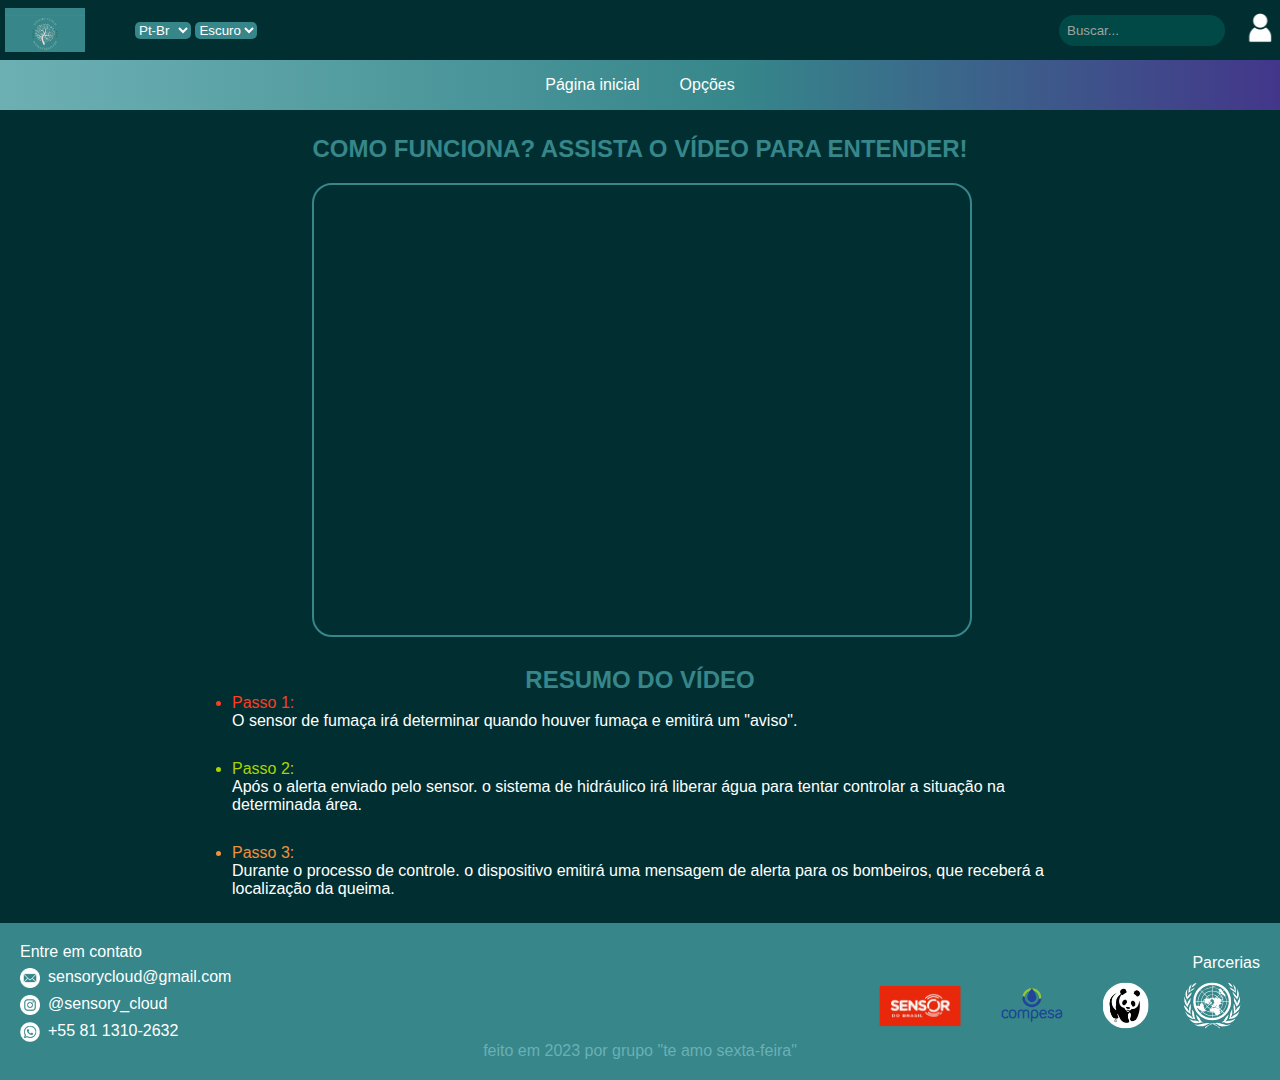
<file: comofunciona.html>
<!DOCTYPE html>
<html lang="en">
<head>
    <meta charset="UTF-8">
    <meta name="viewport" content="width=device-width, initial-scale=1.0">
    <link rel="stylesheet" href="style.css">
    <title>Como Funciona</title>
</head>
<body>
    <div id="divheader">
        <header>
          <div id="ladoesquerdoheader">
            <img src="logo.svg" id="LogoHeader">
        <div>
              <select name="Idioma" class="selecionartemaIdioma">
                <option value="">Pt-Br</option>
                <option value="">Inglês</option>
              </select>
          
              <select name="Tema" class="selecionartemaIdioma">
                <option value="">Escuro</option>
                <option value="">Claro</option>
              </select>
            </div>
          </div>
          <div id="direitoheader">
            <input id="searchbar" onkeyup="search_animal()" type="text" name="search" placeholder="Buscar..." autocomplete="off">
            
            <ol id='list'>
              <a href="materiaisultilizados.html" style="text-decoration: none;">
                <li class="animals">Materiais</li>
              </a>
                <li class="animals">Sensor</li>
                <li class="animals">Floresta</li>
                <li class="animals">Notícia</li>
                <li class="animals">Fogo</li>
                <li class="animals">Incêndio</li>
                <li class="animals">Preço</li>
                <li class="animals">Produto</li>
                <li class="animals">Lugar</li>
                <li class="animals"><a href="comoinstalar.html" class="linkpesquisa">Como instalar</a></li>
                <li class="animals">Sobre a empresa</li>
            </ol>
          <a href="login.html"><img src="usuario.png" id="carrinhocompras"></a>
        </div>
        </header>
        <nav>
          <a href="index.html" class="linknav">Página inicial</a>
          <a href="#" class="linknav" onmouseenter="MenuHove()">Opções</a>
        </nav>
      </div>
      
        <div id="MenuEscondido" onmouseleave="MenuHoveSaiu()">
          <div id="DivLinkMenuEscondio">
            
            <a href="#Contatos" class="LinkMenuEscondio" onclick="contatosblack()">Contatos</a>
            <a href="sobreaempresa.html" class="LinkMenuEscondio">Sobre nós</a>
            <a href="" class="LinkMenuEscondio">Perguntas frequentes</a>
          </div>
         </div>

         <div style="width: 100%; display: flex; align-items: center;  padding-top: 30px; justify-content: center;">
<div style="width: 70%; display: flex; flex-direction: column; align-items: center;">
  <div >
<h2 style="text-transform: uppercase; text-align: center; color: #36868a; margin-bottom: 20px;">como funciona? assista o vídeo para entender!</h2>

<iframe style="width: 100%; border-radius: 20px; border: 2px solid #36868a;  height: 450px;" src="https://www.youtube.com/embed/rp5vJEyEkk8?si=hKRQGdicCQVrWxhI" title="YouTube video player" frameborder="0" allow="accelerometer; autoplay; clipboard-write; encrypted-media; gyroscope; picture-in-picture; web-share" allowfullscreen></iframe>

</div>

<div style="padding-bottom: 25px; padding-top: 25px;">
  <h2 style="text-transform: uppercase; text-align: center; color: #36868a;">resumo do vídeo</h2>
  <ul style="display: flex; flex-direction: column; gap: 30px;">
    <li style="color: #fc3d21; ">Passo 1:
     <p style="color: #ffffff; ">O sensor de fumaça irá determinar quando houver fumaça e emitirá um "aviso".</p> 
    </li>
    <li style="color: #aad400; ">
      Passo 2:
     <p style="color: #ffffff; ">Após o alerta enviado pelo sensor. o sistema de hidráulico irá liberar água para tentar controlar a situação na determinada área.
    </p> 
    </li>
    <li style="color: #ef913e; ">Passo 3:

     <p style="color: #ffffff; "> Durante o processo de controle. o dispositivo emitirá uma mensagem de alerta para os bombeiros, que receberá a localização da queima.  
    </p> 
    </li>
  </ul>
</div>
</div>
</div>


<footer style="background-color: #36868a; color: white; padding: 20px;">
  <div style="display: flex; justify-content: space-between; align-items: center;">

  <div id="divContatos" style="display: flex; flex-direction: column; text-align: start; align-items: start; color: white; gap: 7px;">
    <p id="Contatos">Entre em contato</p>

    <div class="divinconsredesociais">
   <img src="o-email.png" class="iconsfooteresquerdo">
    <a href="" class="linkfooter">sensorycloud@gmail.com</a>
  </div>
  <div class="divinconsredesociais">
    <img src="instagram.png" class="iconsfooteresquerdo">
    <a href="" class="linkfooter">@sensory_cloud</a>
  </div>
  <div class="divinconsredesociais">
    <img src="whatsapp.png" class="iconsfooteresquerdo">
    <a href="" class="linkfooter">+55 81 1310-2632</a>
  </div>
  </div>

  <div style="gap: 8px; display: flex; flex-direction: column; align-items: end;">
    <p style="text-align: end;">Parcerias</p>
    <img src="parceiros footer.svg" style="width: 400px;">
  </div>
  </div>
  <p style="color: #6bb0b4; text-align: center;">feito em 2023 por grupo "te amo sexta-feira"</p>
</footer>
<div vw class="enabled">
  <div vw-access-button class="active"></div>
  <div vw-plugin-wrapper>
    <div class="vw-plugin-top-wrapper"></div>
  </div>
</div>
<script src="https://vlibras.gov.br/app/vlibras-plugin.js"></script>
<script>
  new window.VLibras.Widget('https://vlibras.gov.br/app');
</script>
         <script src="main.js"></script>
</body>
</html>
</file>
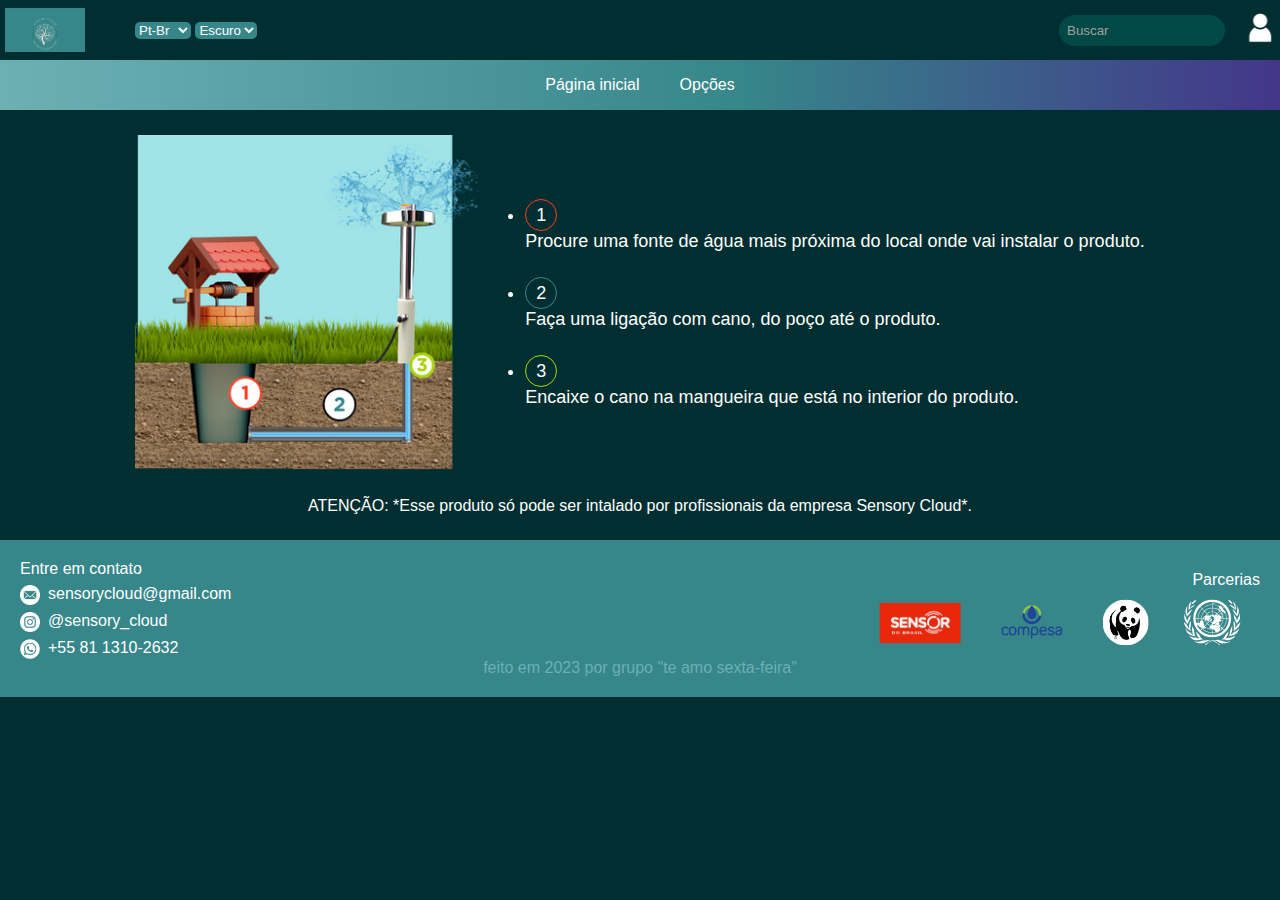
<file: comoinstalar.html>
<!DOCTYPE html>
<html lang="en">
<head>
    <meta charset="UTF-8">
    <meta name="viewport" content="width=device-width, initial-scale=1.0">
    <link rel="stylesheet" href="style.css">
    <title>Como instalar</title>
</head>
<body>
    <div id="divheader">
        <header style="background-color: #012f31">
          <div id="ladoesquerdoheader">
            <img src="logo.svg" id="LogoHeader">
        <div>
              <select name="Idioma" class="selecionartemaIdioma">
                <option value="">Pt-Br</option>
                <option value="">Inglês</option>
              </select>
          
              <select name="Tema" class="selecionartemaIdioma">
                <option value="">Escuro</option>
                <option value="">Claro</option>
              </select>
            </div>
          </div>
          <div id="direitoheader">
            <input id="searchbar" onkeyup="search_animal()" type="text" name="search" placeholder="Buscar" autocomplete="off">
            
            <ol id='list'>
              <a href="materiaisultilizados.html" style="text-decoration: none;">
                <li class="animals">Materiais</li>
              </a>
                <li class="animals">Sensor</li>
                <li class="animals">Floresta</li>
                <li class="animals">Notícia</li>
                <li class="animals">Fogo</li>
                <li class="animals">Incêndio</li>
                <li class="animals">Preço</li>
                <li class="animals">Produto</li>
                <li class="animals">Lugar</li>
                <li class="animals">Como instalar</li>
                <li class="animals">Sobre a empresa</li>
            </ol>
          <a href="#"><img src="usuario.png" id="carrinhocompras"></a>
        </div>
        </header>
        <nav>
          <a href="index.html" class="linknav">Página inicial</a>
          <a href="#" class="linknav"   onmouseenter="MenuHove()" >Opções</a>
        </nav>
      </div>
      
        <div id="MenuEscondido" onmouseleave="MenuHoveSaiu()">
          <div id="DivLinkMenuEscondio">
            
            <a href="#Contatos" class="LinkMenuEscondio" onclick="contatosblack()">Contatos</a>
            <a href="" class="LinkMenuEscondio">Sobre nós</a>
            <a href="" class="LinkMenuEscondio">Perguntas frequentes</a>
          </div>
         </div>

        <div style="display: flex; justify-content: center; align-items: center; width: 100%; padding-top: 30px;">

<div style="display:flex; justify-content: center; align-items:center; width:90%;">
  <img src="anuncios/img_comoinstalar.png" style="width: 350px; ">
  

            <ul style=" color: white; font-size: 18px;">
              <li style="margin-bottom: 25px;">
                <div style="width: 30px; height: 30px; border-radius: 50%;border: 1px solid #fc3d21; display: flex; justify-content: center; align-items: center;">1</div>
                <p>Procure uma fonte de água mais próxima do local onde vai instalar o produto.
                </p>
              </li>
              <li style="margin-bottom: 25px;">
                <div style="width: 30px; height: 30px; border-radius: 50%;border: 1px solid #36868a; display: flex; justify-content: center; align-items: center;">2</div>

                <p>Faça uma ligação com cano, do poço até o produto.
                </p>
              </li>
              <li >
                <div style="width: 30px; height: 30px; border-radius: 50%;border: 1px solid #aad400; display: flex; justify-content: center; align-items: center;">3</div>

                <p>
                  Encaixe o cano na mangueira que está no interior do produto.
                </p>
              </li>
            </ul>
          </div>
                  </div>
                  <p style="text-align: center; color: white; padding: 25px 0 25px 0;">ATENÇÃO: *Esse produto só pode ser intalado por profissionais da empresa  Sensory Cloud*.</p>

      
        
 <footer style="background-color: #36868a; color: white; padding: 20px;">
            <div style="display: flex; justify-content: space-between; align-items: center;">
          
            <div id="divContatos" style="display: flex; flex-direction: column; text-align: start; align-items: start; color: white; gap: 7px;">
              <p id="Contatos">Entre em contato</p>
          
              <div class="divinconsredesociais">
             <img src="o-email.png" class="iconsfooteresquerdo">
              <a href="" class="linkfooter">sensorycloud@gmail.com</a>
            </div>
            <div class="divinconsredesociais">
              <img src="instagram.png" class="iconsfooteresquerdo">
              <a href="" class="linkfooter">@sensory_cloud</a>
            </div>
            <div class="divinconsredesociais">
              <img src="whatsapp.png" class="iconsfooteresquerdo">
              <a href="" class="linkfooter">+55 81 1310-2632</a>
            </div>
            </div>
          
            <div style="gap: 8px; display: flex; flex-direction: column; align-items: end;">
              <p style="text-align: end;">Parcerias</p>
              <img src="parceiros footer.svg" style="width: 400px;">
            </div>
            </div>
            <p style="color: #6bb0b4; text-align: center;">feito em 2023 por grupo "te amo sexta-feira"</p>
          </footer>
          <div vw class="enabled">
            <div vw-access-button class="active"></div>
            <div vw-plugin-wrapper>
              <div class="vw-plugin-top-wrapper"></div>
            </div>
          </div>
          <script src="https://vlibras.gov.br/app/vlibras-plugin.js"></script>
          <script>
            new window.VLibras.Widget('https://vlibras.gov.br/app');
          </script>

          <script src="main.js"></script>
</body>
</html>
</file>
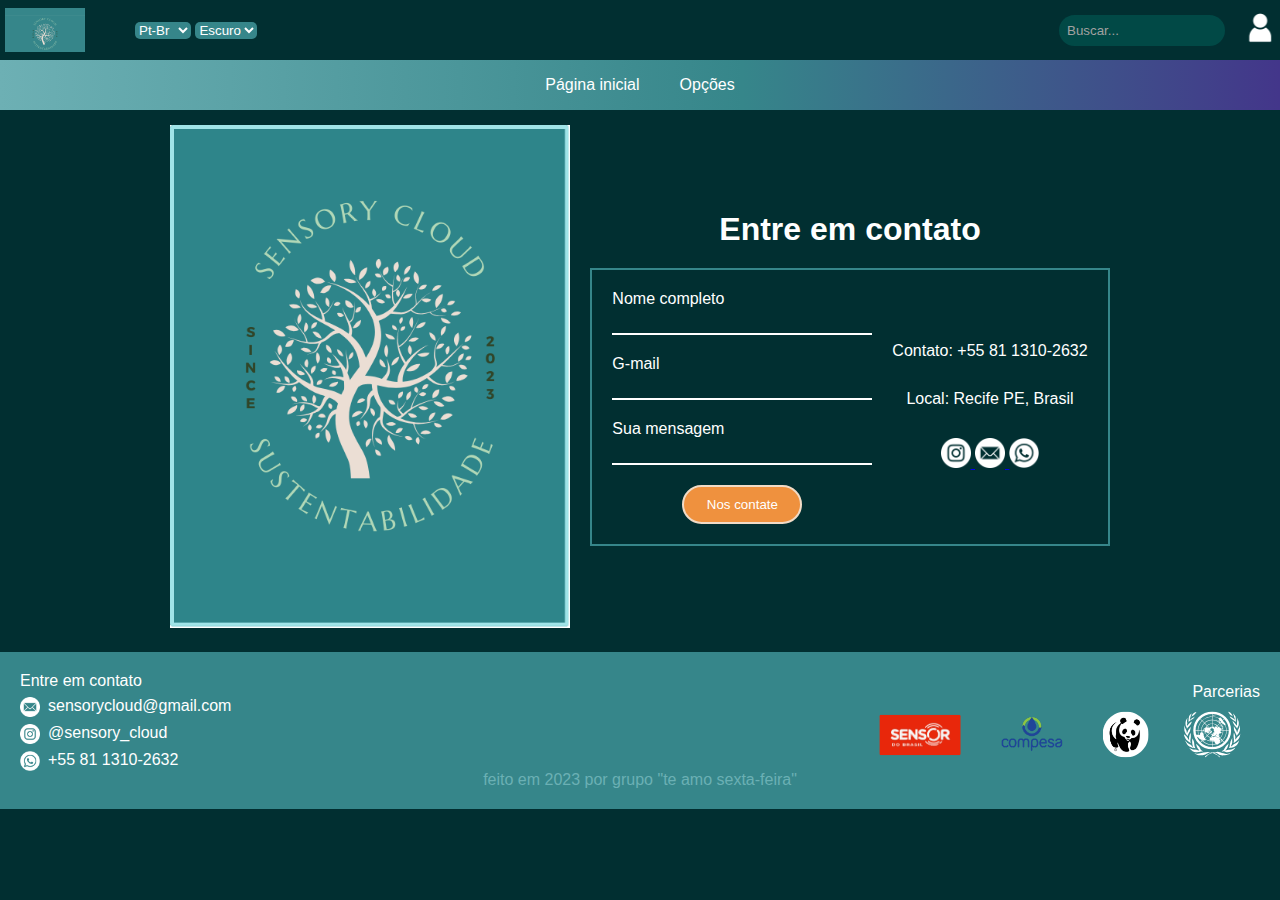
<file: entreemctt.html>
<!DOCTYPE html>
<html lang="Pt-Br">
<head>
    <meta charset="UTF-8">
    <meta name="viewport" content="width=device-width, initial-scale=1.0">
    <link rel="stylesheet" href="style.css">
    <title>Entre em contato</title>
</head>
<body>
    <div id="divheader">
        <header>
    
          <div id="ladoesquerdoheader">
          <img src="logo.svg" id="LogoHeader">
      <div>
            <select name="Idioma" class="selecionartemaIdioma">
              <option value="">Pt-Br</option>
              <option value="">Inglês</option>
            </select>
        
            <select name="Tema" class="selecionartemaIdioma">
              <option value="">Escuro</option>
              <option value="">Claro</option>
            </select>
          </div>
        </div>
          <div id="direitoheader">
            <input id="searchbar" onkeyup="search_animal()" type="text" name="search" placeholder="Buscar..."
              autocomplete="off">
    
            <ol id='list'>
              <a href="materiaisultilizados.html" style="text-decoration: none;">
                <li class="animals">Materiais</li>
              </a>
              <li class="animals">Sensor</li>
              <li class="animals"><a href="saibamais.html" class="linkpesquisa">Floresta</a></li>
              <li class="animals"><a href="#diiiiiv" class="linkpesquisa">Notícia</a></li>
              <li class="animals">Fogo</li>
              <li class="animals"><a href="#diiiiiv" class="linkpesquisa">Incêndio</a></li>
              <li class="animals">Preço</li>
              <li class="animals">Produto</li>
              <li class="animals">Lugar</li>
              <li class="animals"><a href="comoinstalar.html" class="linkpesquisa">Como instalar</a></li>
              <li class="animals"><a href="sobreaempresa.html" class="linkpesquisa">Sobre a empresa</a></li>
            </ol>
           
            <a href="login.html"><img src="usuario.png" id="carrinhocompras"></a>
          </div>
        </header>
        <nav>
          <a href="index.html" class="linknav">Página inicial</a>
          <a href="#" class="linknav" onmouseenter="MenuHove()">Opções</a>
        </nav>
      </div>
    
      <div id="MenuEscondido" onmouseleave="MenuHoveSaiu()">
        <div id="DivLinkMenuEscondio">
    
          <a href="#Contatos" class="LinkMenuEscondio" onclick="contatosblack()">Contatos</a>
          <a href="sobreaempresa.html" class="LinkMenuEscondio">Sobre nós</a>
          <a href="" class="LinkMenuEscondio">Perguntas frequentes</a>
        </div>
      </div>


<div id="divprincipal">

    <div>
       <img src="anuncios/logo_contatos.png" alt="" width="400px">
    </div>

    <div >
        <h1 id="h1entreemcontato">Entre em contato</h1>
        <div id="divprincipaldireito">
            <div class="ladodireitoctt">
              <label>Nome completo<input type="text" class="inputpagctt"></label>
              <label>G-mail<input type="text" class="inputpagctt"></label>
              <label>Sua mensagem<input type="text" class="inputpagctt"></label>
            <button id="btnsaibamaisnoticias">Nos contate</button>
        </div>
        <div class="ladodireitoctt1">
        <p style="color: white;">Contato: +55 81 1310-2632</p>
        <p style="color: white;">Local: Recife PE, Brasil</p>
        <div>
          <a href="#">
        <img src="instagram.png" alt="" class="iconspagctt">
      </a>
      <a href="#">
        <img src="o-email.png" alt="" class="iconspagctt">
      </a>
      <a href="#">
        <img src="whatsapp.png" alt="" class="iconspagctt">
      </a>
    </div>
    </div>
        </div>
    </div>
</div>


<footer style="background-color: #36868a; color: white; padding: 20px;">
  <div style="display: flex; justify-content: space-between; align-items: center;">

    <div id="divContatos"
        style="display: flex; flex-direction: column; text-align: start; align-items: start; color: white; gap: 7px;">
        <p id="Contatos">Entre em contato</p>

        <div class="divinconsredesociais">
          <img src="o-email.png" class="iconsfooteresquerdo">
          <a href="" class="linkfooter">sensorycloud@gmail.com</a>
        </div>
        <div class="divinconsredesociais">
          <img src="instagram.png" class="iconsfooteresquerdo">
          <a href="" class="linkfooter">@sensory_cloud</a>
        </div>
        <div class="divinconsredesociais">
          <img src="whatsapp.png" class="iconsfooteresquerdo">
          <a href="" class="linkfooter">+55 81 1310-2632</a>
        </div>
      </div>

      <div style="gap: 8px; display: flex; flex-direction: column; align-items: end;">
        <p style="text-align: end;">Parcerias</p>
        <img src="parceiros footer.svg" style="width: 400px;">
      </div>
    </div>
    <p style="color: #6bb0b4; text-align: center;">feito em 2023 por grupo "te amo sexta-feira"</p>
  </footer>
  <div vw class="enabled">
    <div vw-access-button class="active"></div>
    <div vw-plugin-wrapper>
      <div class="vw-plugin-top-wrapper"></div>
    </div>
  </div>
  <script src="https://vlibras.gov.br/app/vlibras-plugin.js"></script>
  <script>
    new window.VLibras.Widget('https://vlibras.gov.br/app');
  </script>
  <script src="main.js"></script></a>

</body>
</html>
</file>
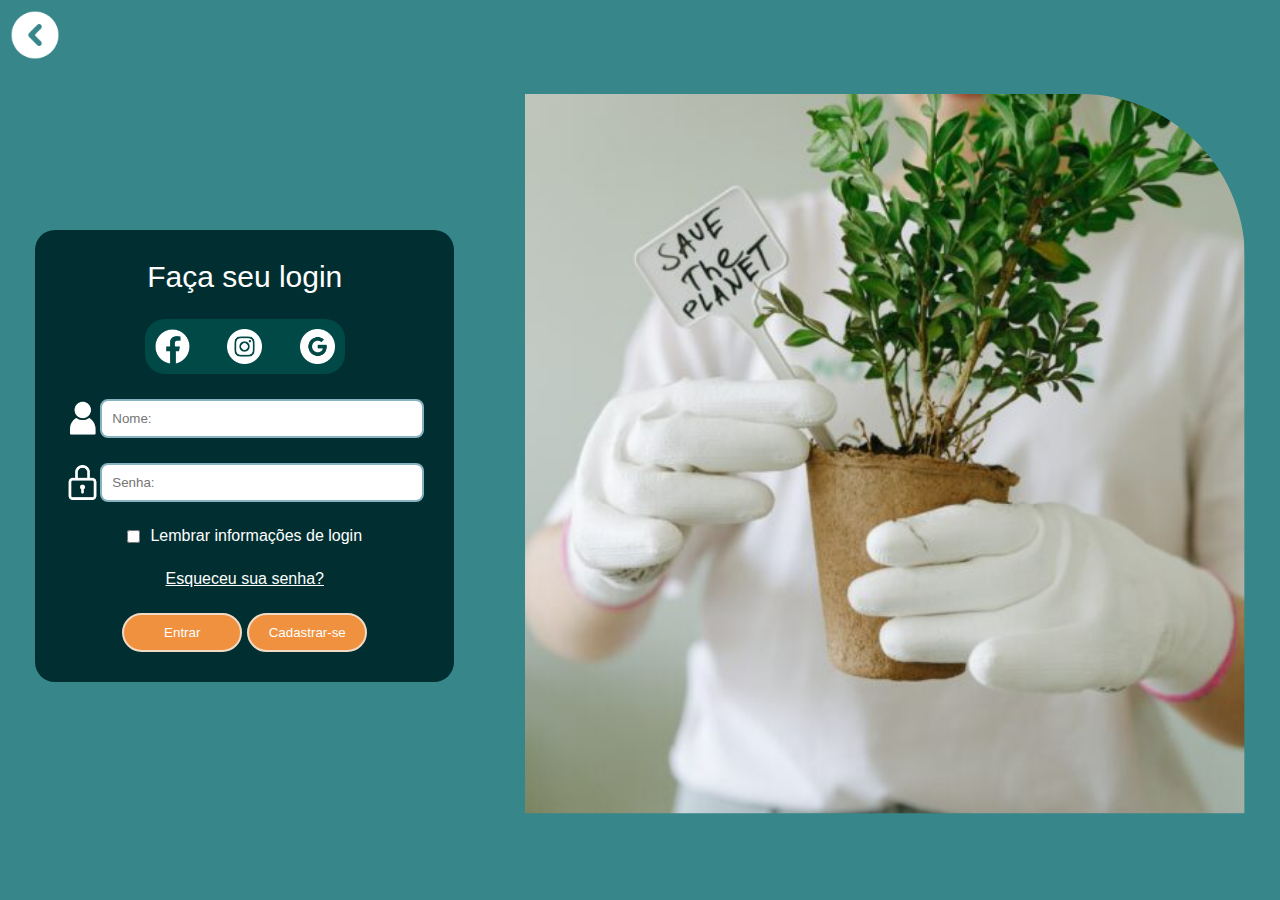
<file: login.html>
<!DOCTYPE html>
<html lang="en">
<head>
    <meta charset="UTF-8">
    <meta name="viewport" content="width=device-width, initial-scale=1.0">
    <link rel="stylesheet" href="style.css">
    <title>Login</title>
</head>
<body style="background-color: #36868a;">
   
<div><a href="index.html"><img src="seta-esquerda.png" alt="" style="width: 50px; margin: 10px 0 0 10px;"></a></div>
<div style="display: flex; align-items: center; justify-content: space-around; width: 100%; margin-top: 30px;">

<div style="display: flex; flex-direction: column; align-items: center; justify-content: center; gap: 25px; background-color: #012f31; padding: 30px; border-radius: 20px;">

    <p style="color:white; font-size: 30px;">Faça seu login</p>
    <div style="background-color: #014946; padding: 10px; border-radius: 20px; display: flex; align-items: center; justify-content: space-between; width: 50%;" >
        <img src="facebook.png" class="iconsLogin">
        <img src="instagram.png" class="iconsLogin">
        <img src="google.png" class="iconsLogin">
    </div>
    <div style="display: flex; align-items: center; justify-content: center;">  
        <img src="usuario.png" alt="" style="width: 35px;">
        <input type="text" placeholder="Nome:" style="color: #36868a; border: 2px solid #87b2bf; border-radius: 8px; width: 300px; padding: 10px;">
    </div>
    <div style="display: flex; align-items: center; justify-content: center;">  
        <img src="cadeado.png" alt="" style="width: 35px;">
        <input type="text" placeholder="Senha:" style="color: #36868a; border: 2px solid #87b2bf; border-radius: 8px; width: 300px; padding: 10px;">
    </div>
    <div  style="display: flex; align-items: center; justify-content: center; gap:10px;">
    <input type="checkbox" name="" id=""><p style="color: white;">Lembrar informações de login</p>
</div>
<a href="" style="color: white;">Esqueceu sua senha?</a>

    
    <div >
        <div class="botaosdelogin">
        <button class="btnslogin">Entrar</button>
        <button class="btnslogin">Cadastrar-se</button>
    </div>
    </div>
    

</div>

<div>
    <img src="fotologin.svg" alt="" style="height: 80vh;">
</div>

</div>



             
              <div vw class="enabled">
                <div vw-access-button class="active"></div>
                <div vw-plugin-wrapper>
                  <div class="vw-plugin-top-wrapper"></div>
                </div>
              </div>
              <script src="https://vlibras.gov.br/app/vlibras-plugin.js"></script>
              <script>
                new window.VLibras.Widget('https://vlibras.gov.br/app');
              </script>
    
              <script src="main.js"></script>
    
    
</body>
</html>
</file>
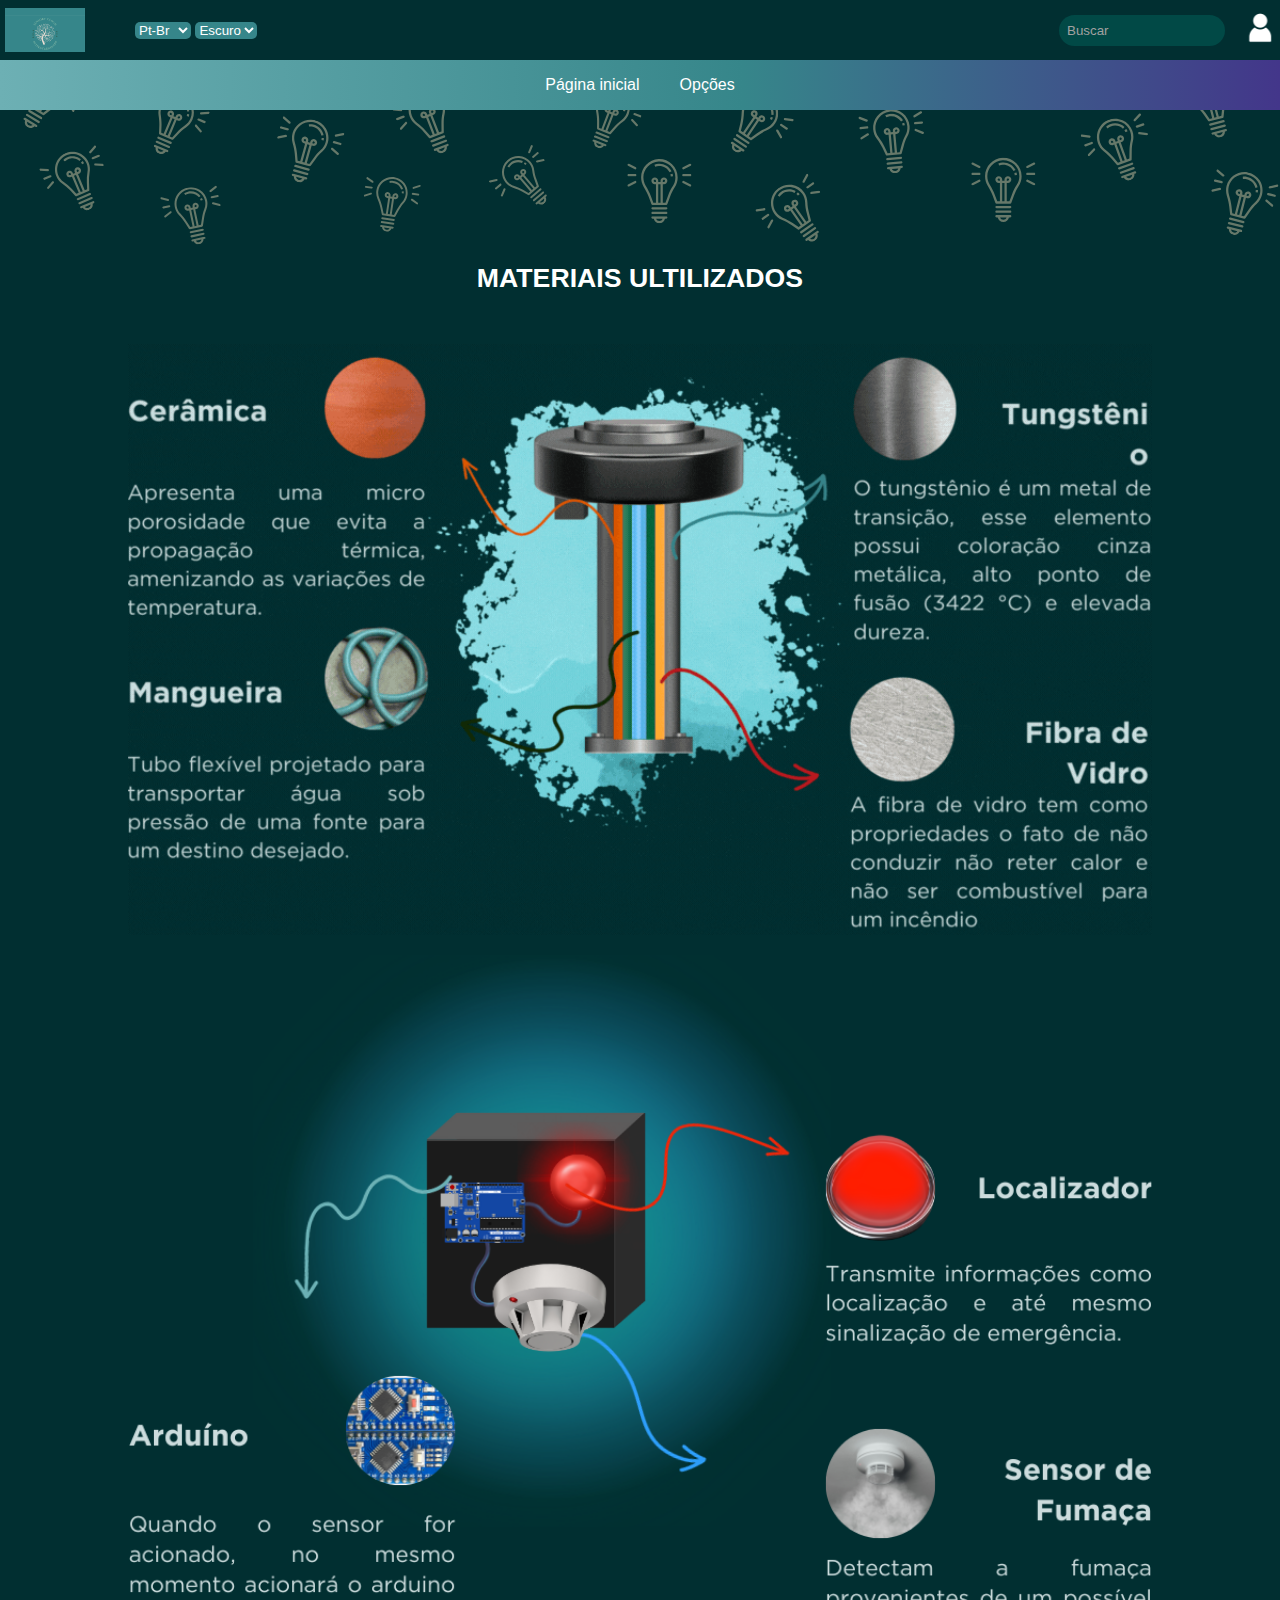
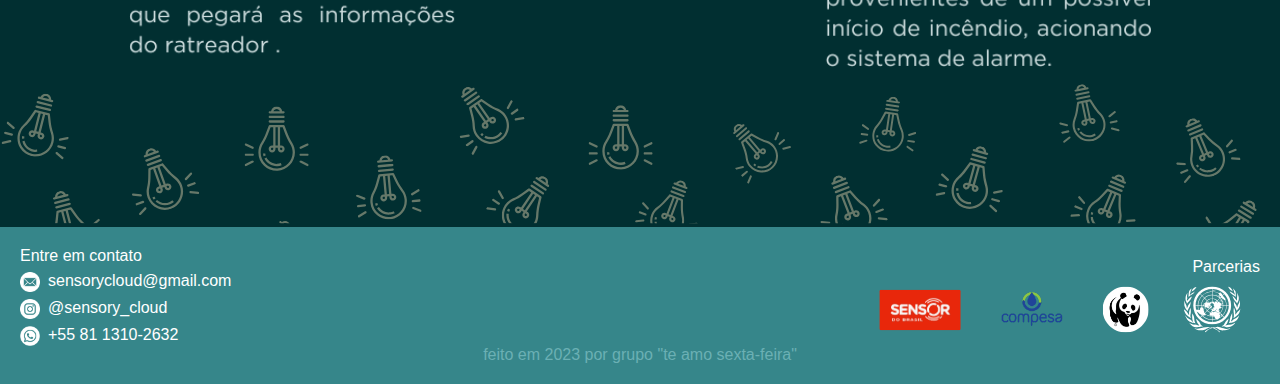
<file: materiaisultilizados.html>
<!DOCTYPE html>
<html lang="en">
<head>
    <meta charset="UTF-8">
    <meta name="viewport" content="width=device-width, initial-scale=1.0">
    <link rel="stylesheet" href="style.css">
    <title>Materiais ultilizados</title>
</head>
<body>
    <div id="divheader">
        <header>
          <div id="ladoesquerdoheader">
            <img src="logo.svg" id="LogoHeader">
        <div>
              <select name="Idioma" class="selecionartemaIdioma">
                <option value="">Pt-Br</option>
                <option value="">Inglês</option>
              </select>
          
              <select name="Tema" class="selecionartemaIdioma">
                <option value="">Escuro</option>
                <option value="">Claro</option>
              </select>
            </div>
          </div>
          <div id="direitoheader">
            <input id="searchbar" onkeyup="search_animal()" type="text" name="search" placeholder="Buscar" autocomplete="off">
            
            <ol id='list'>
              <a href="materiaisultilizados.html" style="text-decoration: none;">
                <li class="animals">Materiais</li>
              </a>
                <li class="animals">Sensor</li>
                <li class="animals">Floresta</li>
                <li class="animals">Notícia</li>
                <li class="animals">Fogo</li>
                <li class="animals">Incêndio</li>
                <li class="animals">Preço</li>
                <li class="animals">Produto</li>
                <li class="animals">Lugar</li>
                <li class="animals">Como instalar</li>
                <li class="animals">Sobre a empresa</li>
            </ol>
         <a href="login.html"><img src="usuario.png" id="carrinhocompras"></a>
        </div>
        </header>
        <nav>
          <a href="index.html" class="linknav">Página inicial</a>
          <a href="#" class="linknav"   onmouseenter="MenuHove()" >Opções</a>
        </nav>
      </div>
      
        <div id="MenuEscondido" onmouseleave="MenuHoveSaiu()">
          <div id="DivLinkMenuEscondio">
            
            <a href="#Contatos" class="LinkMenuEscondio" onclick="contatosblack()">Contatos</a>
            <a href="" class="LinkMenuEscondio">Sobre nós</a>
            <a href="" class="LinkMenuEscondio">Perguntas frequentes</a>
          </div>
         </div>


         <img src="detalhesmateriais.svg" style="width: 100%;">
         
         <h1 style="text-transform: uppercase; color: white; text-align: center; margin-bottom: 50px; font-size: 20pt;">Materiais ultilizados</h1>
         <div style="display: flex; flex-direction: column; align-items: center; justify-content: center; gap: 20px; width: 100%;">
         <img src="anuncios/materiaisUtilizados01.gif" style="width: 80%;">
         <img src="anuncios/materiaisUtilizados02.png" style="width: 80%;">
        </div>

        <img src="detalhesmateriais.svg" style="width: 100%;  rotate: 180deg; ">


         <footer style="background-color: #36868a; color: white; padding: 20px;">
            <div  style="display: flex; justify-content: space-between; align-items: center;">
          
            <div id="divContatos" style="display: flex; flex-direction: column; text-align: start; align-items: start; color: white; gap: 7px;">
              <p id="Contatos">Entre em contato</p>
          
              <div class="divinconsredesociais">
             <img src="o-email.png" class="iconsfooteresquerdo">
              <a href="" class="linkfooter">sensorycloud@gmail.com</a>
            </div>
            <div class="divinconsredesociais">
              <img src="instagram.png" class="iconsfooteresquerdo">
              <a href="" class="linkfooter">@sensory_cloud</a>
            </div>
            <div class="divinconsredesociais">
              <img src="whatsapp.png" class="iconsfooteresquerdo">
              <a href="" class="linkfooter">+55 81 1310-2632</a>
            </div>
            </div>
          
            <div style="gap: 8px; display: flex; flex-direction: column; align-items: end;">
              <p style="text-align: end;">Parcerias</p>
              <img src="parceiros footer.svg" style="width: 400px;">
            </div>
            </div>
            <p style="color: #6bb0b4; text-align: center;">feito em 2023 por grupo "te amo sexta-feira"</p>
          </footer>
          <div vw class="enabled">
            <div vw-access-button class="active"></div>
            <div vw-plugin-wrapper>
              <div class="vw-plugin-top-wrapper"></div>
            </div>
          </div>
          <script src="https://vlibras.gov.br/app/vlibras-plugin.js"></script>
          <script>
            new window.VLibras.Widget('https://vlibras.gov.br/app');
          </script>

          <script src="main.js"></script>
</body>
</html>
</file>
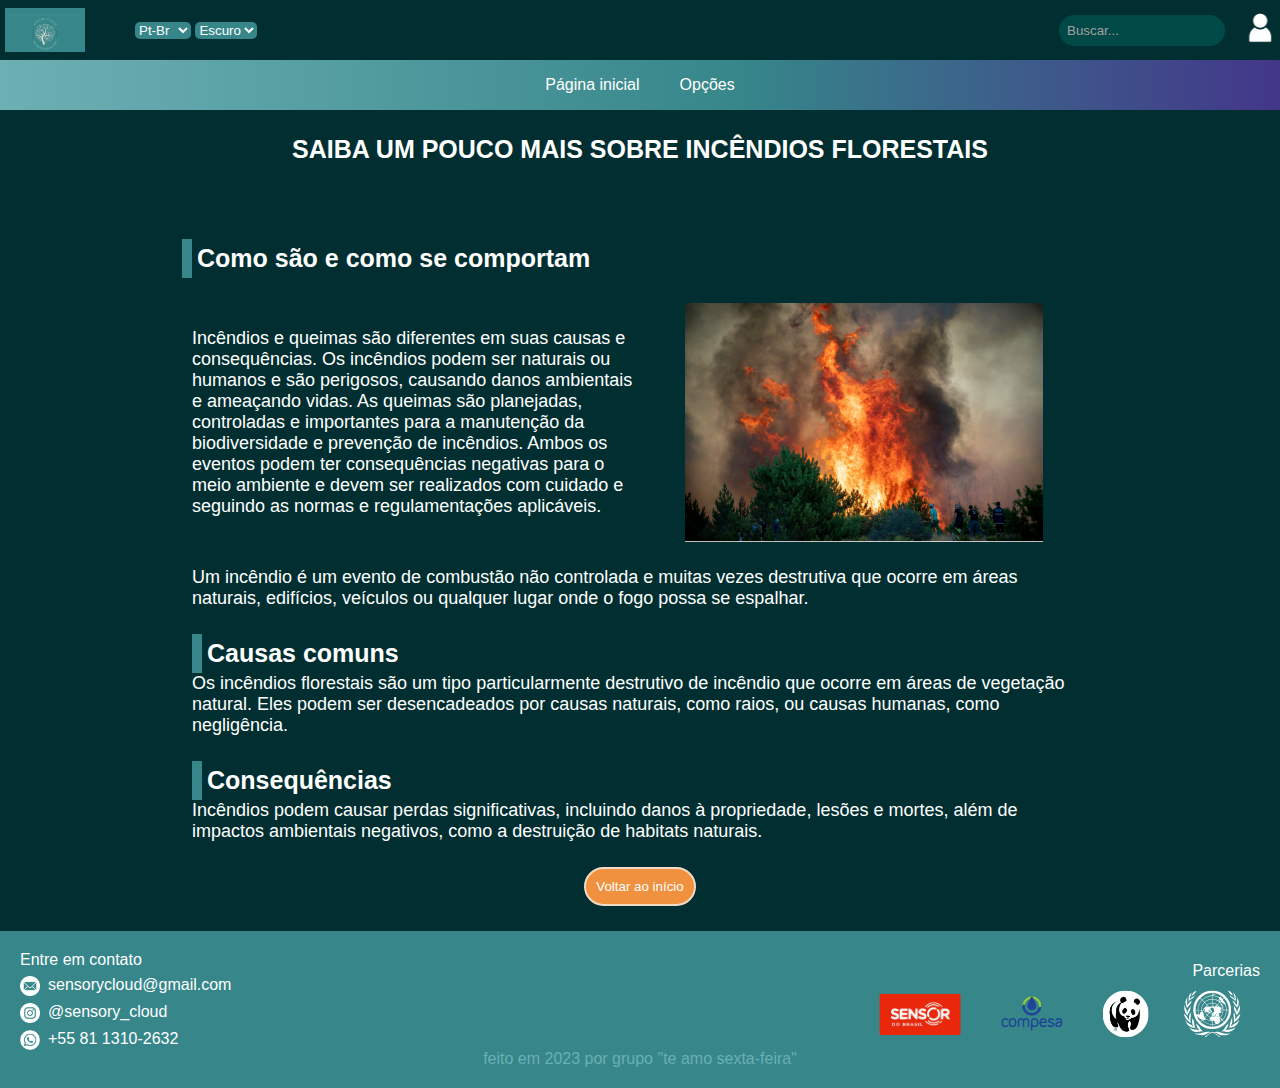
<file: saibamais.html>
<!DOCTYPE html>
<html lang="en">
<head>
    <meta charset="UTF-8">
    <meta name="viewport" content="width=device-width, initial-scale=1.0">
    <link rel="stylesheet" href="style.css">
    <title>Saiba mais</title>
</head>
<body>
    <div id="divheader">
        <header>
          
          <div id="ladoesquerdoheader">
            <img src="logo.svg" id="LogoHeader">
        <div>
              <select name="Idioma" class="selecionartemaIdioma">
                <option value="">Pt-Br</option>
                <option value="">Inglês</option>
              </select>
          
              <select name="Tema" class="selecionartemaIdioma">
                <option value="">Escuro</option>
                <option value="">Claro</option>
              </select>
            </div>
          </div>
          
          <div id="direitoheader">
            <input id="searchbar" onkeyup="search_animal()" type="text" name="search" placeholder="Buscar..." autocomplete="off">
            
            <ol id='list'>
              <a href="materiaisultilizados.html" style="text-decoration: none;">
                <li class="animals">Materiais</li>
              </a>
                <li class="animals">Sensor</li>
                <li class="animals">Floresta</li>
                <li class="animals">Notícia</li>
                <li class="animals">Fogo</li>
                <li class="animals">Incêndio</li>
                <li class="animals">Preço</li>
                <li class="animals">Produto</li>
                <li class="animals">Lugar</li>
                <li class="animals"><a href="comoinstalar.html" class="linkpesquisa">Como instalar</a></li>
                <li class="animals">Sobre a empresa</li>
            </ol>
         <a href="#"><img src="usuario.png" id="carrinhocompras"></a>
        </div>
        </header>
        <nav>
          <a href="index.html" class="linknav">Página inicial</a>
          <a href="#" class="linknav" onmouseenter="MenuHove()">Opções</a>
        </nav>
      </div>
      
        <div id="MenuEscondido" onmouseleave="MenuHoveSaiu()">
          <div id="DivLinkMenuEscondio">
            
            <a href="#Contatos" class="LinkMenuEscondio" onclick="contatosblack()">Contatos</a>
            <a href="sobreaempresa.html" class="LinkMenuEscondio">Sobre nós</a>
            <a href="" class="LinkMenuEscondio">Perguntas frequentes</a>
          </div>
         </div>
      
         <div style="margin-top: 30px; display: flex; flex-direction: column; align-items: center; margin-bottom: 25px; width: 100%;">
<div style="width: 70%; display: flex; flex-direction: column; align-items: center; gap: 25px;">
<h1 style="text-transform: uppercase; color: white; font-size: 25px; margin-bottom: 50px;">saiba um pouco mais sobre incêndios florestais</h1>
<h2 class="h2saibamais">Como são e como se comportam</h2>
<div id="div01saibamais">
  <p class="paragrafossaibamais">Incêndios e queimas são diferentes em suas causas e consequências. Os incêndios podem ser naturais ou humanos e são perigosos, causando danos ambientais e ameaçando vidas. As queimas são planejadas, controladas e importantes para a manutenção da biodiversidade e prevenção de incêndios. Ambos os eventos podem ter consequências negativas para o meio ambiente e devem ser realizados com cuidado e seguindo as normas e regulamentações aplicáveis.</p>
<img src="anuncios/img_saibamais.png" width="80%">
</div>
<p class="paragrafossaibamais">Um incêndio é um evento de combustão não controlada e muitas vezes destrutiva que ocorre em áreas naturais, edifícios, veículos ou qualquer lugar onde o fogo possa se espalhar. </p>
<div>
<h2 class="h2saibamais">Causas comuns</h2>
<p class="paragrafossaibamais">Os incêndios florestais são um tipo particularmente destrutivo de incêndio que ocorre em áreas de vegetação natural. Eles podem ser desencadeados por causas naturais, como raios, ou causas humanas, como negligência.</p>
</div>
<div>
<h2 class="h2saibamais">Consequências</h2>
<p class="paragrafossaibamais">Incêndios podem causar perdas significativas, incluindo danos à propriedade, lesões e mortes, além de impactos ambientais negativos, como a destruição de habitats naturais.</p>
</div>
<a href="index.html#ancoraa" style="text-decoration: none;">
<button id="btnsaibamaisnoticias0"> Voltar ao início</button></a>
         </div>
        </div>


         <footer style="background-color: #36868a; color: white; padding: 20px;">
          <div style="display: flex; justify-content: space-between; align-items: center;">
        
          <div id="divContatos" style="display: flex; flex-direction: column; text-align: start; align-items: start; color: white; gap: 7px;">
            <p id="Contatos">Entre em contato</p>
        
            <div class="divinconsredesociais">
           <img src="o-email.png" class="iconsfooteresquerdo">
            <a href="" class="linkfooter">sensorycloud@gmail.com</a>
          </div>
          <div class="divinconsredesociais">
            <img src="instagram.png" class="iconsfooteresquerdo">
            <a href="" class="linkfooter">@sensory_cloud</a>
          </div>
          <div class="divinconsredesociais">
            <img src="whatsapp.png" class="iconsfooteresquerdo">
            <a href="" class="linkfooter">+55 81 1310-2632</a>
          </div>
          </div>
        
          <div style="gap: 8px; display: flex; flex-direction: column; align-items: end;">
            <p style="text-align: end;">Parcerias</p>
            <img src="parceiros footer.svg" style="width: 400px;">
          </div>
          </div>
          <p style="color: #6bb0b4; text-align: center;">feito em 2023 por grupo "te amo sexta-feira"</p>
        </footer>
        <div vw class="enabled">
          <div vw-access-button class="active"></div>
          <div vw-plugin-wrapper>
            <div class="vw-plugin-top-wrapper"></div>
          </div>
        </div>
        <script src="https://vlibras.gov.br/app/vlibras-plugin.js"></script>
        <script>
          new window.VLibras.Widget('https://vlibras.gov.br/app');
        </script>
</body>
</html>
</file>
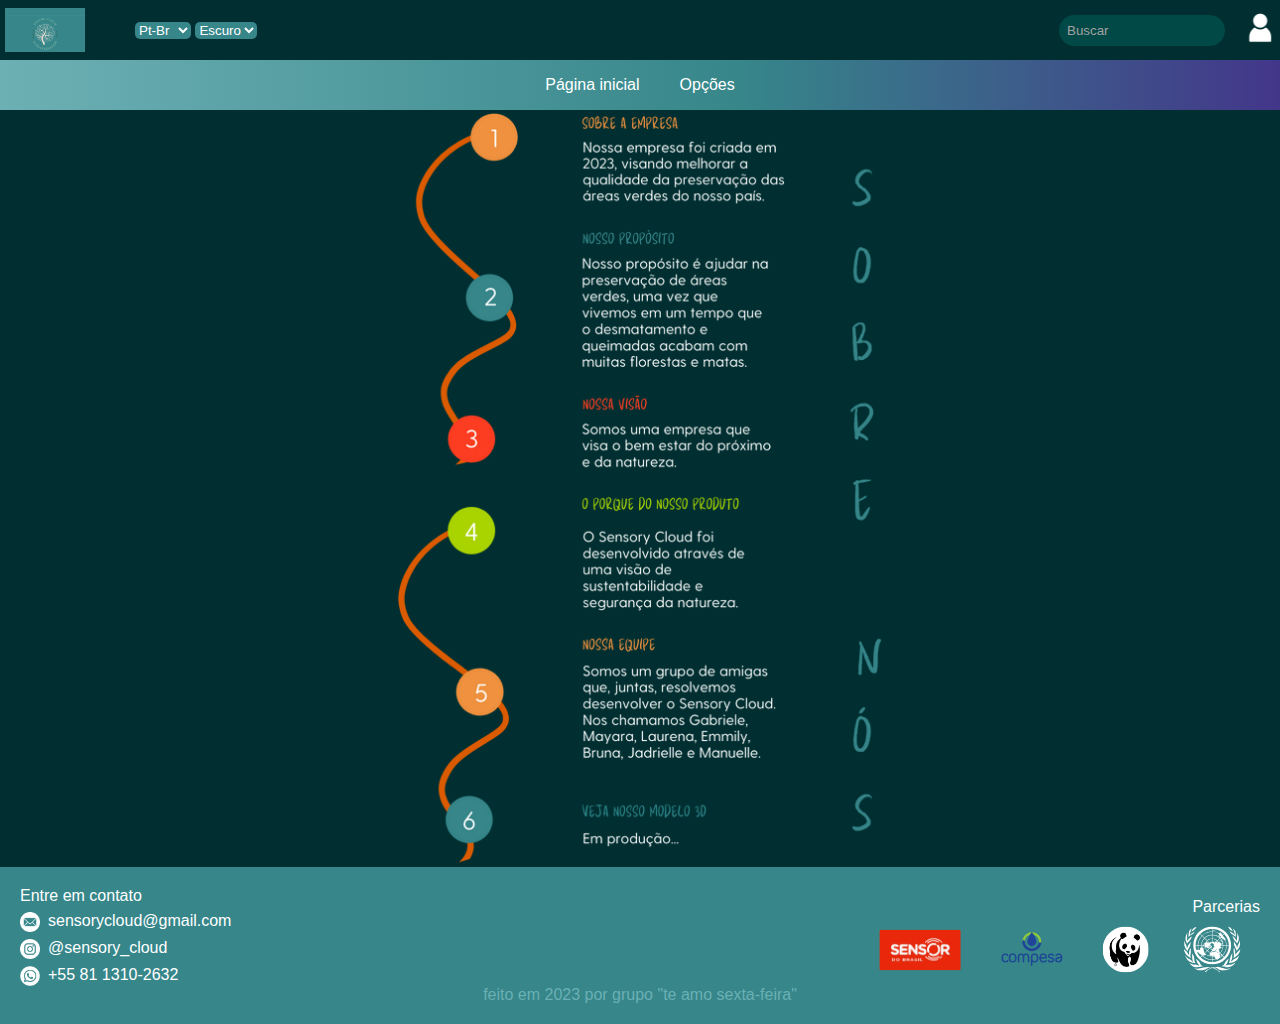
<file: sobreaempresa.html>
<!DOCTYPE html>
<html lang="en">
<head>
    <meta charset="UTF-8">
    <meta name="viewport" content="width=device-width, initial-scale=1.0">
    <link rel="stylesheet" href="style.css">
    <title>Sobre a empresa</title>
</head>
<body >
    <div id="divheader">
        <header >
          <div id="ladoesquerdoheader">
            <img src="logo.svg" id="LogoHeader">
        <div>
              <select name="Idioma" class="selecionartemaIdioma">
                <option value="">Pt-Br</option>
                <option value="">Inglês</option>
              </select>
          
              <select name="Tema" class="selecionartemaIdioma">
                <option value="">Escuro</option>
                <option value="">Claro</option>
              </select>
            </div>
          </div>
          <div id="direitoheader">
            <input id="searchbar" onkeyup="search_animal()" type="text" name="search" placeholder="Buscar" autocomplete="off">
            
            <ol id='list'>
              <a href="materiaisultilizados.html" style="text-decoration: none;">
                <li class="animals">Materiais</li>
              </a>
                <li class="animals">Sensor</li>
                <li class="animals">Floresta</li>
                <li class="animals">Notícia</li>
                <li class="animals">Fogo</li>
                <li class="animals">Incêndio</li>
                <li class="animals">Preço</li>
                <li class="animals">Produto</li>
                <li class="animals">Lugar</li>
                <li class="animals">Como instalar</li>
                <li class="animals">Sobre a empresa</li>
            </ol>
         <a href="login.html"><img src="usuario.png" id="carrinhocompras"></a>
        </div>
        </header>
        <nav>
          <a href="index.html" class="linknav">Página inicial</a>
          <a href="#" class="linknav"   onmouseenter="MenuHove()" >Opções</a>
        </nav>
      </div>
      
        <div id="MenuEscondido" onmouseleave="MenuHoveSaiu()">
          <div id="DivLinkMenuEscondio">
            
            <a href="#Contatos" class="LinkMenuEscondio" onclick="contatosblack()">Contatos</a>
            <a href="" class="LinkMenuEscondio">Sobre nós</a>
            <a href="" class="LinkMenuEscondio">Perguntas frequentes</a>
          </div>
         </div>

        <div style="display: flex; justify-content: center; width:100%; ">
        <img src="anuncios/corposobrenos.png" id="corposobreempresa">
        </div>
        


         <footer style="background-color: #36868a; color: white; padding: 20px;">
            <div style="display: flex; justify-content: space-between; align-items: center;">
          
            <div id="divContatos" style="display: flex; flex-direction: column; text-align: start; align-items: start; color: white; gap: 7px;">
              <p id="Contatos">Entre em contato</p>
          
              <div class="divinconsredesociais">
             <img src="o-email.png" class="iconsfooteresquerdo">
              <a href="" class="linkfooter">sensorycloud@gmail.com</a>
            </div>
            <div class="divinconsredesociais">
              <img src="instagram.png" class="iconsfooteresquerdo">
              <a href="" class="linkfooter">@sensory_cloud</a>
            </div>
            <div class="divinconsredesociais">
              <img src="whatsapp.png" class="iconsfooteresquerdo">
              <a href="" class="linkfooter">+55 81 1310-2632</a>
            </div>
            </div>
          
            <div style="gap: 8px; display: flex; flex-direction: column; align-items: end;">
              <p style="text-align: end;">Parcerias</p>
              <img src="parceiros footer.svg" style="width: 400px;">
            </div>
            </div>
            <p style="color: #6bb0b4; text-align: center;">feito em 2023 por grupo "te amo sexta-feira"</p>
          </footer>
          <div vw class="enabled">
            <div vw-access-button class="active"></div>
            <div vw-plugin-wrapper>
              <div class="vw-plugin-top-wrapper"></div>
            </div>
          </div>
          <script src="https://vlibras.gov.br/app/vlibras-plugin.js"></script>
          <script>
            new window.VLibras.Widget('https://vlibras.gov.br/app');
          </script>

          <script src="main.js"></script>
</body>
</html>
</file>
<file: style.css>
*{
    scroll-behavior: smooth;

    margin:0;
    font-family: Verdana, Geneva, Tahoma, sans-serif;
}
body{
    background-color: #012f31;
}
#divheader{
    position: sticky;
     width: 100%;
      top: 0px;
       height: 105px;
       z-index: 1;
}
header{
    padding: 5px;
    display: flex;
    justify-content: space-between;
    align-items: center;
    background-color: #012f31;
    height: 50px;
}
#LogoHeader{
    width: 80px;
}
#carrinhocompras{
    width: 30px;
}
#carrinhocompras:hover{
    background-color: #6db9bd;
    padding: 3px;
    border-radius: 20px;
}
#direitoheader{
    display: flex;
    align-items: center;
    gap: 20px;
}
.linkpesquisa{
    text-decoration: none;
    color: white;
}
#searchbar{
    width: 150px;
    padding: 8px;
    border: none;
    color: rgb(255, 255, 255);
    border-radius: 20px;
    background-color: #014946;
    outline: none;
  }
  #searchbar::placeholder{
    color: rgb(161, 161, 161);
  }
  #list{
    list-style-type: none;
    margin-top: 10px;
    right: 2%;
    position: absolute;
    top: 50px;
    overflow-y: scroll;
  }
  #anunciosprincipal{
    display: flex;
    align-items: center;
    padding: 20px;
    gap: 20px;
    overflow-x: scroll;
    margin-top: 20px;
    background-color: #002425;
  }
  *::-webkit-scrollbar-track {
    background-color: #00191a;
}
*::-webkit-scrollbar {
   
    background: #409152;
}
*::-webkit-scrollbar-thumb {
    background: #36868a;
    border-radius: 20px;
}
  #anunciosprincipal img{
   height: 240px;
  }
 
  .animals{
    right: 2%;
    text-align: center;
    margin: 5px 0;
    color: white;
    width: 17vw;
    padding: 10px;
    border: 1px solid #ffffff;
    border-radius: 5px;
    font-size: 0.8em;
    overflow: hidden;
    display: none;
    background-color: #ef913e;
  }
  
  .animals:hover{
    background-color: #fc3d21;
    cursor: pointer;
  }
nav{
    background: linear-gradient(90deg, rgba(109,176,180,1) 0%, rgba(54,134,138,1) 58%, rgba(67,54,138,1) 100%);
    display: flex;
    justify-content: center;
    align-items: center;
    gap: 40px;
    padding-top: 5px;
    padding-bottom: 5px;
    width: 100%;
    height: 40px;
}
.linknav{
    color: white;
    text-decoration: none;
    transition: .5s;
}
.linknav:hover{
    color: #ef913e;
}
.Cardsinicial{
    width: 150px;
    height: 200px;
    background-color: orange; 
    border-radius: 8px;
    color: white;
    text-transform: uppercase;
    display: flex;
    flex-direction: column;
    align-items: center;
    text-align: center;
    transition: .5s ease-in-out;
}
#Cardazul{
    background-color: #36868a;
    border: 3px solid #a0e4e8;
    animation: .5s;
}
#Cardazul:hover{
    transform: scale(1.1, 1.1);

    box-shadow: 2px 2px 10px #36868a;
    cursor: pointer;
}
#Cardlaranja{
    background-color: #ef913e;
    border: 3px solid #ffd3ac;
}
#Cardlaranja:hover{
    transform: scale(1.1, 1.1);
    box-shadow: 2px 2px 10px #ef913e;
    cursor: pointer;
}
#Cardvermelho{
    background-color: #fc3d21;
    border: 3px solid #fab3a8;
}
#Cardvermelho:hover{
    transform: scale(1.1, 1.1);
    box-shadow: 2px 2px 10px #fc3d21;
    cursor: pointer;
}
#Cardverde{
    
    background-color: #aad400;
    border: 3px solid #ecff9c;
}
#Cardverde:hover{
    transform: scale(1.1, 1.1);
    box-shadow: 2px 2px 10px #aad400;
    cursor: pointer;
}
.linkfooter{
    color: white;
    text-decoration: none;
}
.linkfooter:hover{
    color: #fc3d21;
}
.imgCard{
    border-radius: 5px;
    width: 130px;
    margin-bottom: 10px;
    margin-top: 10px;
}
.iconsfooteresquerdo{
    width: 20px;
}
.divinconsredesociais{
    display: flex;
    justify-content: center;
    align-items: start;
    gap: 8px;
}
#btnsaibamaisnoticias, .btnslogin{
    background-color: #ef913e; 
    border: 2px solid #f1dbc6;
    color: white;
    text-decoration: none;
     border-radius: 20px; 
     padding: 10px;
     transition: .5s;
     width: 120px;
     display: flex;
     align-items: center;
     justify-content:center;
}
#btnsaibamaisnoticias0{
    background-color: #ef913e; 
    border: 2px solid #f1dbc6;
    color: white;
    text-decoration: none;
     border-radius: 20px; 
     padding: 10px;
     transition: .5s;
     display: flex;
     align-items: center;
     justify-content:center;
}
.divnoticiaprincipal{
    width: 100%; 
    display: flex; 
    align-items: center; 
    justify-content: center; 
    margin-top: 80px; 
    margin-bottom: 30px;
}
.botaosdelogin{
    display: flex;
    align-items: center;
    justify-content: space-between;
    gap: 5px;
    width: 100%;
}
#btnsaibamaisnoticias:hover, .btnslogin:hover, #btnsaibamaisnoticias0:hover{
    background-color: #fc3d21;
    cursor: pointer;
}
.paragrafossaibamais{
    color: white;
    font-size: 18px;
}
.h2saibamais{
    color: white;
    font-size: 25px;
    border-left: 10px solid #36868a;
    padding: 5px;
    width: 100%;
    text-align: start;
}
#div01saibamais{
    display: grid;
    grid-template-columns: 50% 50%;
    width: 100%;
    align-items: center;
    justify-items: center;
}
#ladoesquerdoheader{
    display: flex;
    align-items: center;
    justify-content: center;
    gap: 50px;
}
.selecionartemaIdioma{
   background-color: #36868a;
   border: none;
   border-radius: 5px;
   color: white;
}
.selecionartemaIdioma:hover{
    cursor: pointer;
}
#DivLinkMenuEscondio{
    display: flex;
    flex-direction: column;
    align-items: center;
    justify-content: center;
    gap: 15px;
  }
  #MenuEscondido{
    background-color: #ef913e;
    display: none;
    justify-items: center; 
    position: fixed;
    height: auto;
    top: 110px;
    padding-top: 15px;
    padding-bottom: 15px;
    width: 100%;
  }
  .LinkMenuEscondio{
    text-decoration: none;
    color: #fee5bd;
    font-family: Verdana, Geneva, Tahoma, sans-serif;
    font-size: 12pt;
    border: 2px solid #fee5bd;
    border-radius: 15px;
    text-align: center;
    width: 60%;
    padding: 5px;
   }
  .LinkMenuEscondio:hover{
    background-color: white;
    color: #ef913e;
  }
  .iconsLogin{
    width: 35px;
  }
  .iconsLogin:hover{
    cursor: pointer;
  }
  #corposobreempresa{
    width: 40%;
  }
  .ladodireitoctt{
    display: flex;
    flex-direction: column;
    align-items: center;
    justify-content: center;
    gap: 20px;
  }
  .ladodireitoctt1{
    display: flex;
    flex-direction: column;
    align-items: center;
    justify-content: center;
    gap: 30px;
  }
  #divprincipaldireito{
    display: flex;
    align-items: center;
    justify-content: center;
    gap: 20px;
    border: 2px solid #36868a;
    padding: 20px;
  }
  #divprincipal{
    display: flex;
    align-items: center;
    justify-content: center;
    gap: 20px;
    padding: 20px;
  }
.iconspagctt{
    width: 30px;
  }
.inputpagctt {
    border: none;
    background-color: transparent;
    color: white;
    padding: 5px;
    border-bottom: 2px solid white;
    width: 250px;
    height: 10;
}
.inputpagctt:hover {
  cursor: pointer;
  border-bottom-color: #36868a;
}
.inputpagctt:focus{
  height: 20px;
  outline: none;
}
#h1entreemcontato{
    color: white;
    text-align: center;
    margin-bottom: 20px;
  }
label {
    display: flex;
    flex-direction: column;
    align-items: flex-start;
    color: white;
}
#org_Avali{
    display: flex;
    align-items: center;
    padding: 20px;
    gap: 20px;
}
.cardsAvaliacoes{
  background-color: white;
  width: 240px;
  height: 270px;
  border-radius: 20px;
  border-top: 8px solid #36868a;
  display: flex;
  justify-content: center;
  flex-direction: column;
  padding: 5px;
  gap: 10px;
}
.cardsAvaliacoes p{
  font-size: 13.5px;
  text-align: justify;
}
.org_cardAvali{
  font-size: 12px;
  display: flex;
  align-items: center;
  justify-content: space-around;
}
.perfil_avali{
  width: 60px;
}
.usu_avali{
  width: 40px;
  border-radius: 50%;
  background-color: #c4c4c4;
}
#divAvali{
  display:flex;
  flex-direction: column;
  align-items: center;
  gap: 10px;
 overflow-x: scroll;
 background-color: #002425;
 padding: 20px;
 margin-bottom: 20px;
}
</file>
